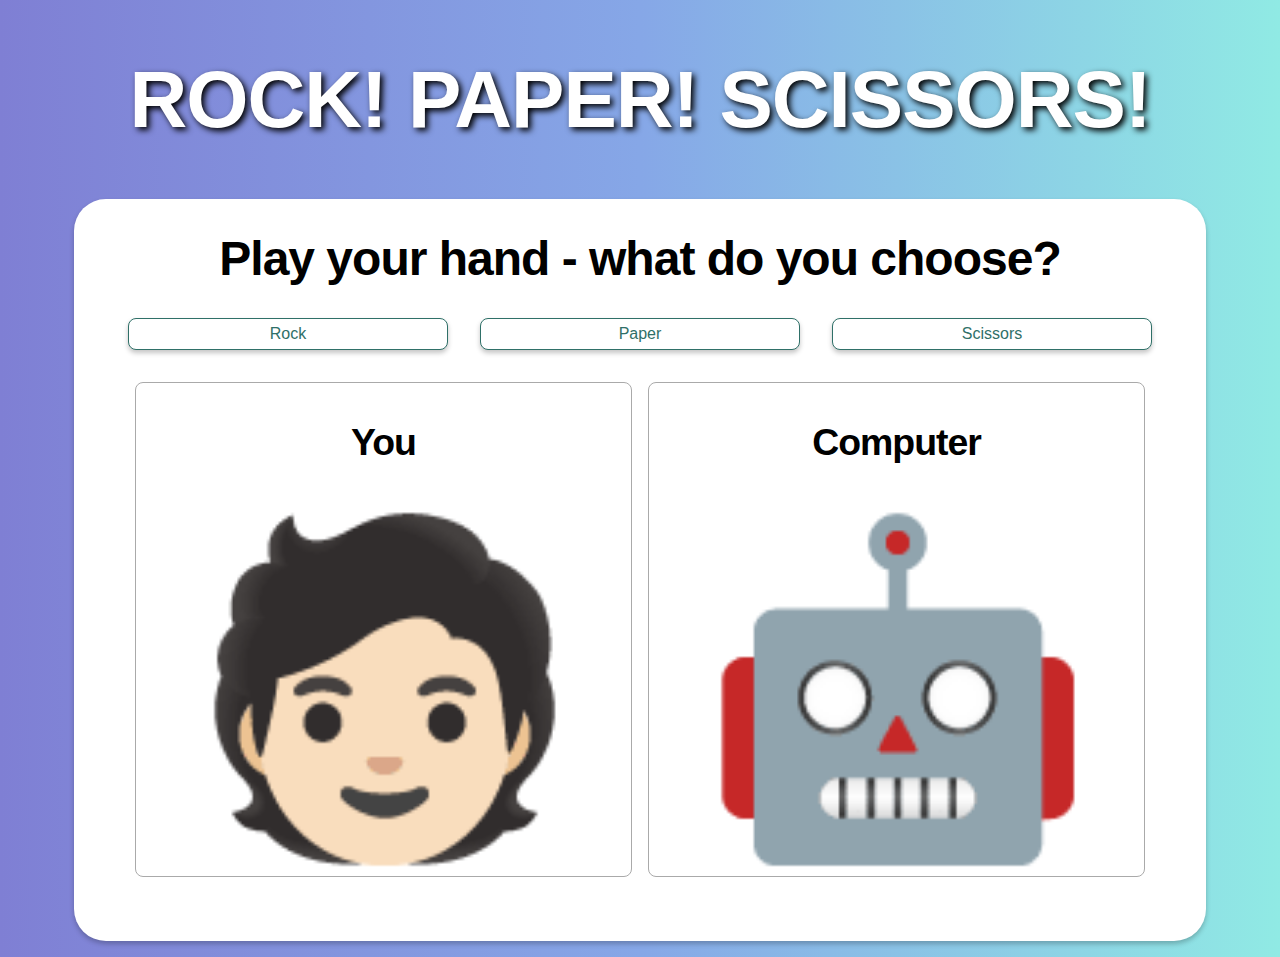
<file: index.html>
<!DOCTYPE html>
<html lang="en">
  <head>
    <meta charset="UTF-8" />
    <meta http-equiv="X-UA-Compatible" content="IE=edge" />
    <meta name="viewport" content="width=device-width, initial-scale=1.0" />
    <script src="main.js" defer></script>
    <link rel="stylesheet" href="style.css" />
    <title>Rock paper scissors</title>
  </head>
  <body>
    <h1>Rock! Paper! Scissors!</h1>
    <div class="app">
      <h2>Play your hand - what do you choose?</h2>
      <p id="buttonGroup">
        <button class="playButton" id="playButtonRock" data-played="rock">
          Rock
        </button>
        <button class="playButton" id="playButtonPaper" data-played="paper">
          Paper
        </button>
        <button
          class="playButton"
          id="playButtonScissors"
          data-played="scissors"
        >
          Scissors
        </button>
      </p>
      <p id="currentResult"></p>
      <div class="selections">
        <div>
          <h3>You</h3>
          <p class="selectionEmoji" id="playerSelection">🧑🏻</p>
        </div>
        <div>
          <h3>Computer</h3>
          <p class="selectionEmoji" id="computerSelection">🤖</p>
        </div>
      </div>
      <p id="overallResult"></p>
    </div>
  </body>
</html>
</file>
<file: style.css>
:root {
  --hero-color: rgb(47, 112, 104);
  --default-light: #ffffff;
  --default-mid: #aaa;
  --default-button-shadow: 0px 3px 5px rgba(0, 0, 0, 0.23);
}

body {
  background-color: #f4f4f4;
  background: linear-gradient(to right, #7f7fd4, #86a7e7, #90eae4);
  font-size: 10px;
  font-family: Arial, Helvetica, sans-serif;
  letter-spacing: -1px;
}

h1 {
  color: white;
  filter: drop-shadow(0.2rem 0.2rem 0.2rem black);
  text-align: center;
  font-size: 5rem;
  text-transform: uppercase;
}

h2 {
  text-align: center;
  margin: 0;
}

.app {
  background-color: var(--default-light);
  font-size: 2rem;
  max-width: 1100px;
  width: 100%;
  margin: 1rem auto;
  padding: 2rem 1rem;
  border-radius: 2rem;
  box-shadow: var(--default-button-shadow);
}

#currentResult {
  text-align: center;
}

.selectionEmoji {
  font-size: 20rem;
  margin: none;
}

.selections {
  display: flex;
  flex-direction: row;
  align-items: center;
  justify-content: center;
  gap: 1rem;
  width: 100%;
  text-align: center;
}

.selections > * {
  width: 45%;
  border: 1px solid var(--default-mid);
  border-radius: 0.5rem;
}

.selections h2,
.selections p {
  margin: 0;
}

#buttonGroup {
  display: flex;
  text-align: center;
  align-items: center;
  justify-content: center;
  width: 100%;
}

button {
  margin: 0 1rem;
  font-size: 1rem;
  color: var(--hero-color);
  border: 1px solid var(--hero-color);
  border-radius: 0.5rem;
  height: 2rem;
  min-width: 20rem;
  background-color: var(--default-light);
  box-shadow: var(--default-button-shadow);
}

button:hover {
  background-color: var(--hero-color);
  color: var(--default-light);
}

button:disabled {
  border-color: var(--default-mid);
  background-color: white;
  color: var(--default-mid);
  box-shadow: none;
}

#overallResult {
  text-align: center;
}
</file>
